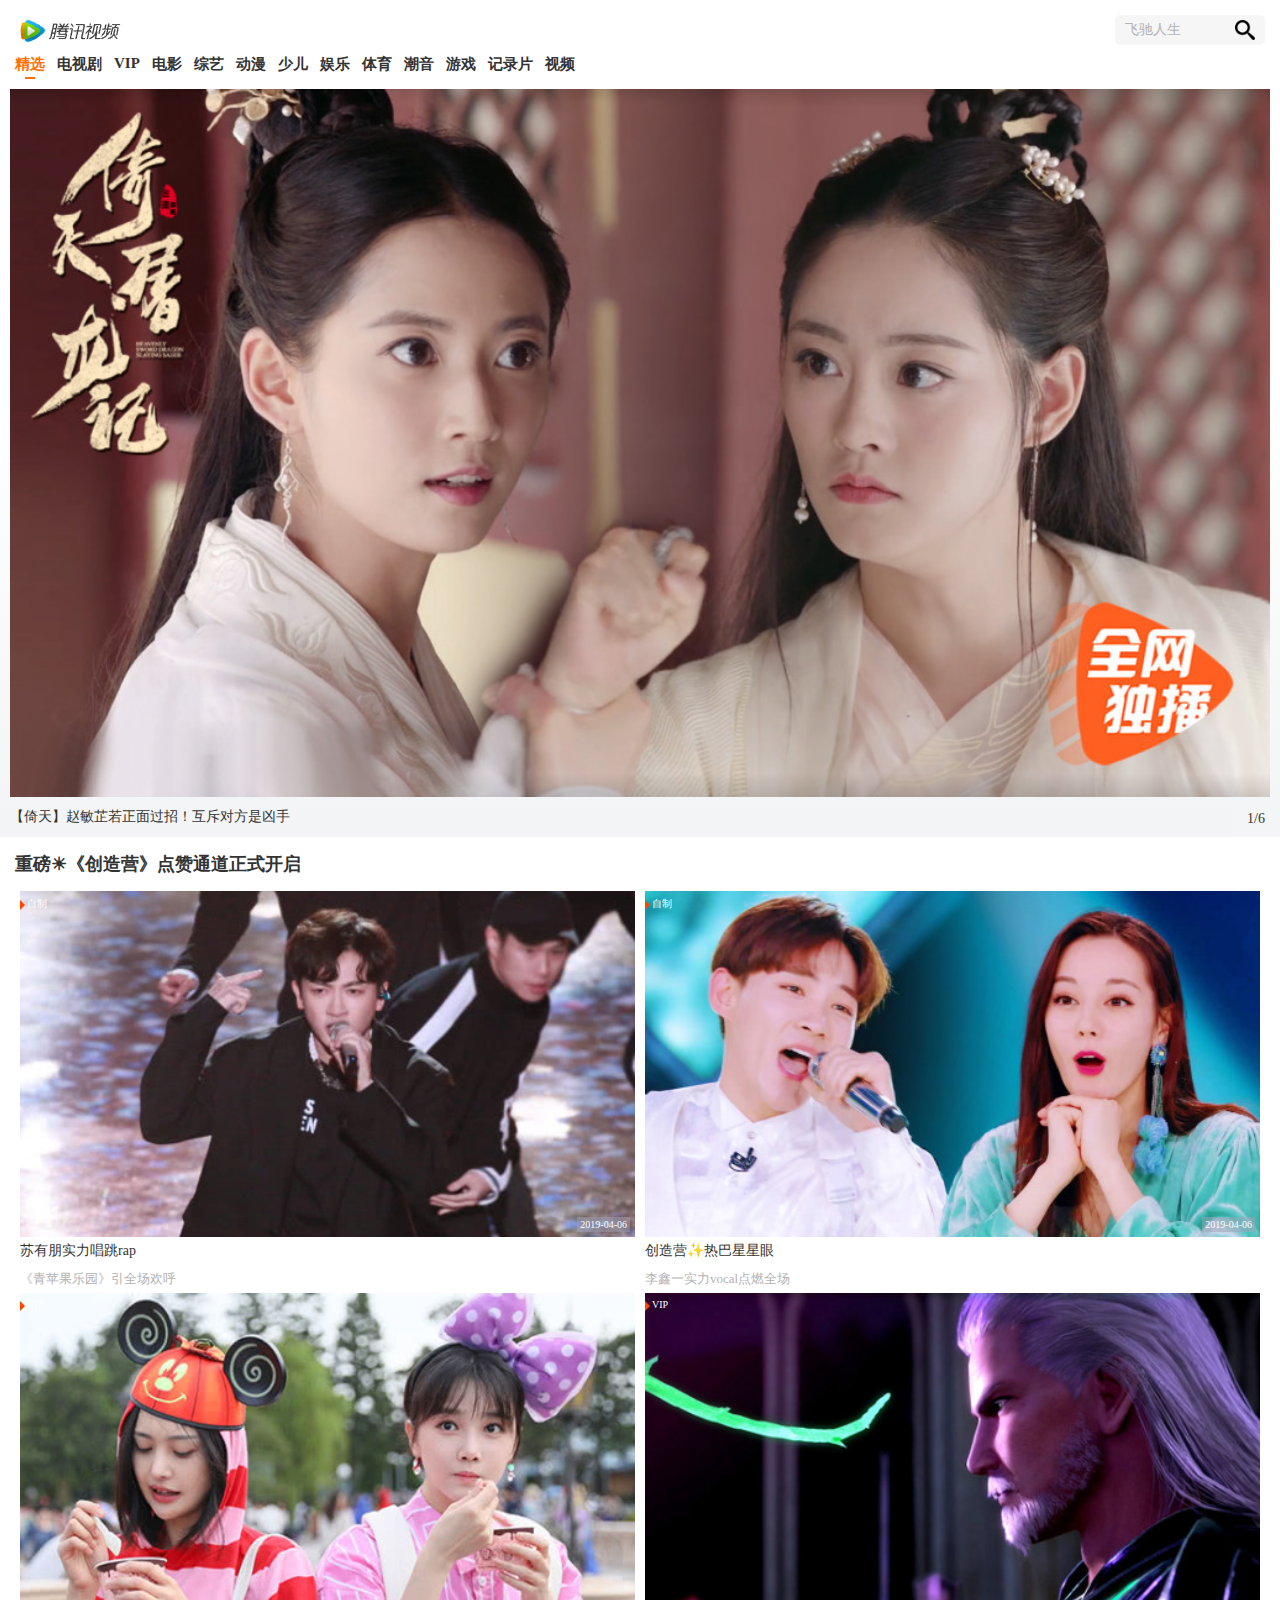
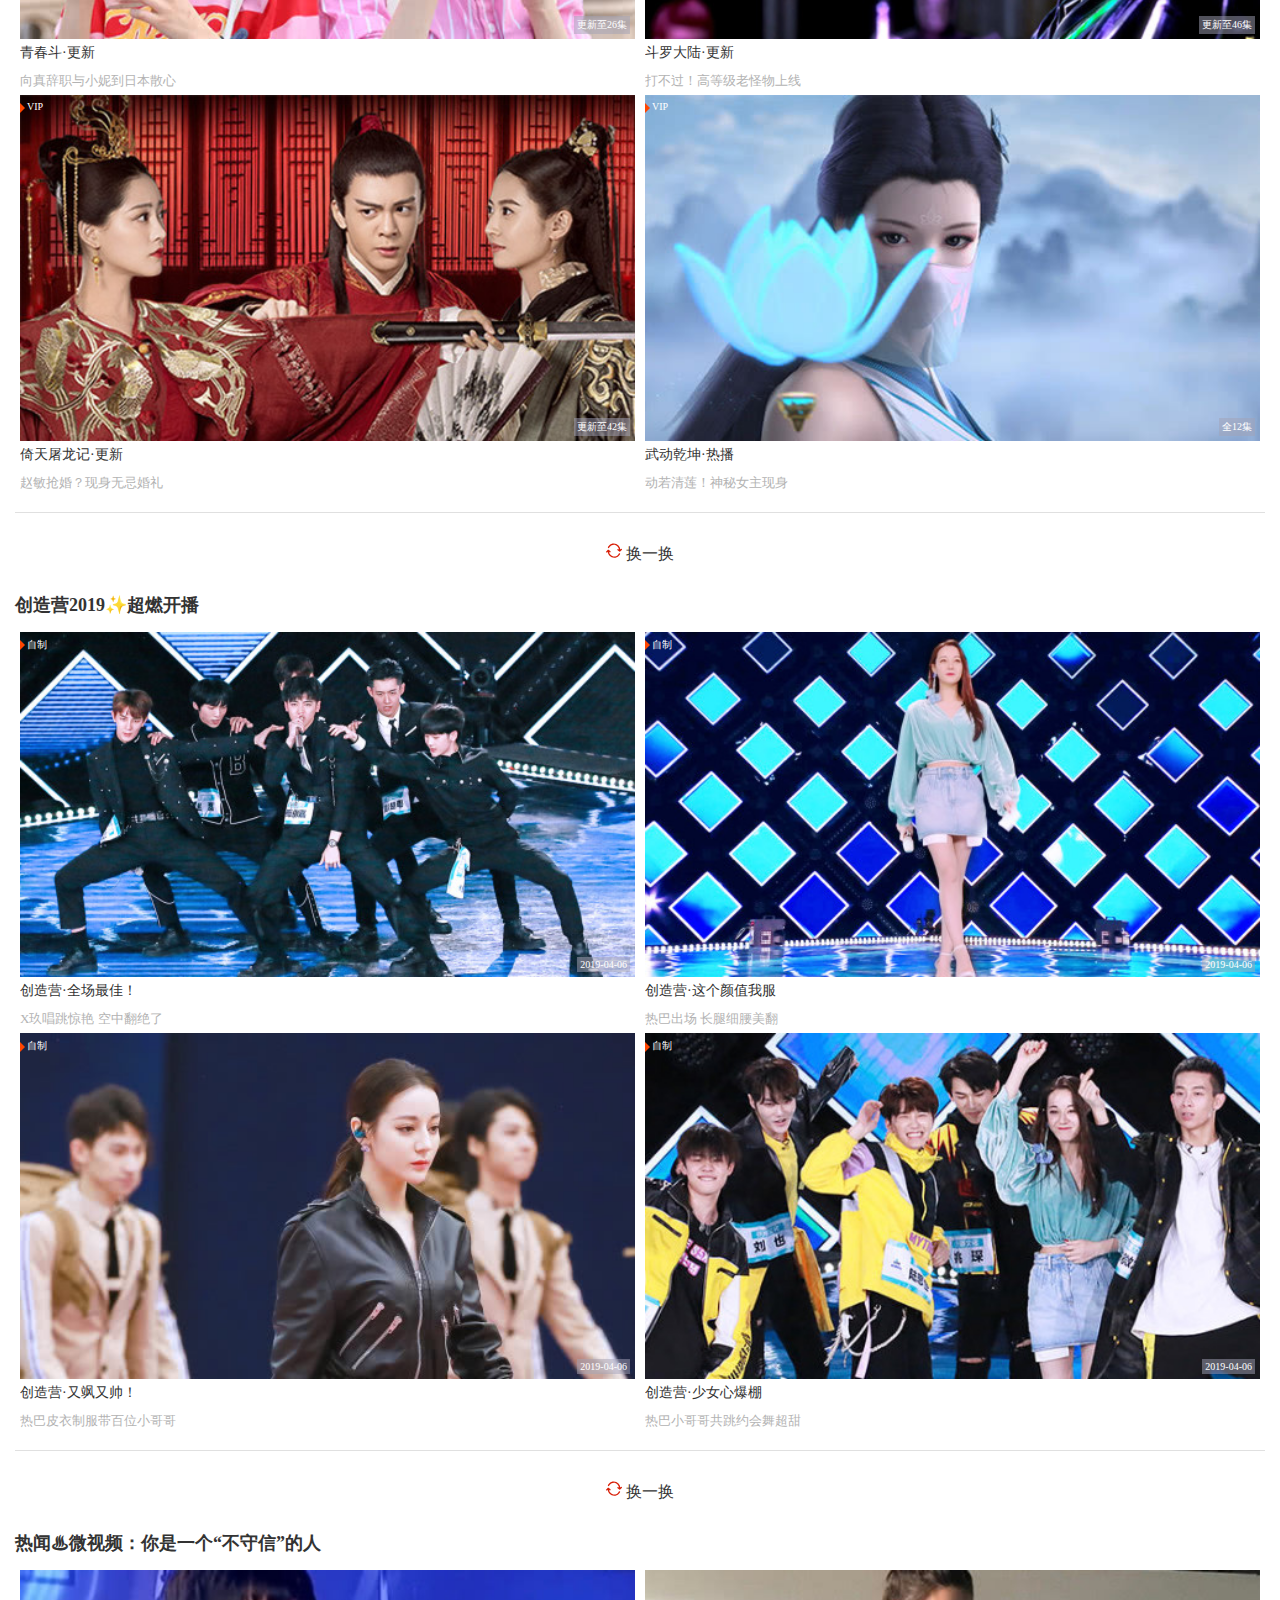
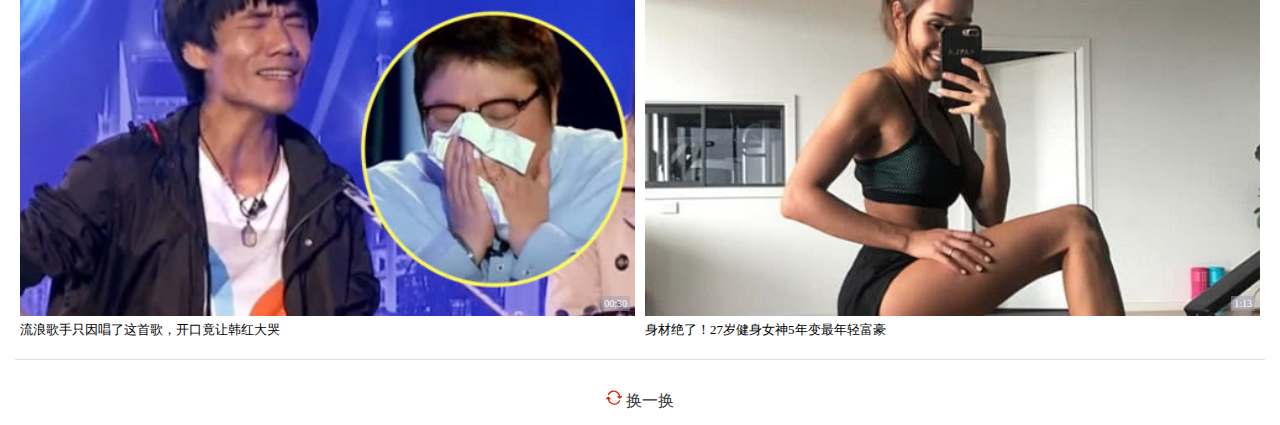
<file: index.html>
<!DOCTYPE html>
<html lang="en">
<head>
    <meta charset="UTF-8">
    <meta name="viewport" content="width=device-width, initial-scale=1.0,user-scalable=no">
    <meta http-equiv="X-UA-Compatible" content="ie=edge">
    <title>腾讯视频-中国领先的在线视频媒体平台,海量高清视频在线观看</title>
    <link rel="shortcut icon" href="favicon.ico" type="image/x-icon">
    <link rel="stylesheet" href="./css/reset.css">
    <link rel="stylesheet" href="./css/index.css">
</head>
<body>
    <div class="box">
        <header class="tx_header">
            <div class="clearfix">
                <div class="tx_header_title">
                <a href="javascript:;" class="logo"></a>
                </div>
                <a href="javascript" class="search">
                <span>飞驰人生</span>
                <i></i>
                </a>
            </div>
            <nav class="tx_header_nav">
                <ul class="clearfix">
                    <li>
                        <span>精选</span>
                        <i></i>
                    </li>
                    <li>
                        <span>电视剧</span>
                    </li>
                    <li>
                        <span><a href="./VIP.html">VIP</a></span>
                    </li>
                    <li>
                        <span>电影</span>
                    </li>
                    <li>
                        <span>综艺</span>
                    </li>
                    <li>
                        <span>动漫</span>
                    </li>
                    <li>
                        <span>少儿</span>
                    </li>
                    <li>
                        <span>娱乐</span>
                    </li>
                    <li>
                        <span>体育</span>
                    </li>
                    <li>
                        <span>潮音</span>
                    </li>
                    <li>
                        <span>游戏</span>
                    </li>
                    <li>
                        <span>记录片</span>
                    </li>
                    <li>
                        <span>视频</span>
                    </li>
                </ul>
            </nav>
        </header>
        <div class="banner">
            <ul class="clearfix">
                <li>
                    <img src="./images/b6.jpg" alt="">
                    <p>【斗罗大陆·更新】打不过！高等级老怪物上线</p>
                </li>
                <li>
                    <img src="./images/b1.jpg" alt="">
                    <p>【倚天】赵敏芷若正面过招！互斥对方是凶手</p>
                </li>
                <li>
                    <img src="./images/b2.jpg" alt="">
                    <p>【都挺好·爆款剧】姚晨倪大红演绎“奇葩”家庭</p>
                </li>
                <li>
                    <img src="./images/b3.jpg" alt="">
                    <p>【特勤精英之生死救援】张丹峰致敬“最美逆行者”</p>
                </li>
                <li>
                    <img src="./images/b4.jpg" alt="">
                    <p>【夜空星·更新】请郑柏旭杨真真快谈恋爱吧</p>
                </li>
                <li>
                    <img src="./images/b5.jpg" alt="">
                    <p>【创造营·首播】热巴小哥哥共舞 学员为郭富城打call</p>
                </li>
                <li>
                    <img src="./images/b6.jpg" alt="">
                    <p>【斗罗大陆·更新】打不过！高等级老怪物上线</p>
                </li>
                <li>
                    <img src="./images/b1.jpg" alt="">
                    <p>【倚天】赵敏芷若正面过招！互斥对方是凶手</p>
                </li>
            </ul>
            <div class="point">
                <span class="points">1</span><span>/6</span>
            </div>
        </div>
        <main>
            <div class="feeds_block">
                <h2 class="title">重磅☀《创造营》点赞通道正式开启</h2>
                <ul class="clearfix">
                    <li class="list">
                        <a href="javascript:;">
                            <s>自制</s>
                            <img src="./images/l1.jpg" alt="">
                            <span>2019-04-06</span>
                        </a>
                        <p>苏有朋实力唱跳rap</p>
                        <p>《青苹果乐园》引全场欢呼</p>
                    </li>
                    <li class="list">
                            <a href="javascript:;">
                                <s>自制</s>
                                <img src="./images/l2.jpg" alt="">
                                <span>2019-04-06</span>
                            </a>
                            <p>创造营✨热巴星星眼</p>
                            <p>李鑫一实力vocal点燃全场</p>
                        </li>
                    <li class="list">
                        <a href="javascript:;">
                            <s>VIP</s>
                            <img src="./images/l3.jpg" alt="">
                            <span>更新至26集</span>
                        </a>
                        <p>青春斗·更新</p>
                        <p>向真辞职与小妮到日本散心</p>
                    </li>
                    <li class="list">
                            <a href="javascript:;">
                                <s>VIP</s>
                                <img src="./images/l4.jpg" alt="">
                                <span>更新至46集</span>
                            </a>
                            <p>斗罗大陆·更新</p>
                            <p>打不过！高等级老怪物上线</p>
                    </li>
                    <li class="list">
                        <a href="javascript:;">
                            <s>VIP</s>
                            <img src="./images/l5.jpg" alt="">
                            <span>更新至42集</span>
                        </a>
                        <p>倚天屠龙记·更新</p>
                        <p>赵敏抢婚？现身无忌婚礼</p>
                    </li>
                    <li class="list">
                        <a href="javascript:;">
                            <s>VIP</s>
                            <img src="./images/l6.jpg" alt="">
                            <span>全12集</span>
                        </a>
                        <p>武动乾坤·热播</p>
                        <p>动若清莲！神秘女主现身</p>
                    </li>
                </ul>
                <div class="refresh">
                    <i></i>
                    <span>换一换</span>
                </div>
            </div>
            <div class="feeds_block">
                    <h2 class="title">创造营2019✨超燃开播</h2>
                    <ul class="clearfix">
                        <li class="list">
                            <a href="javascript:;">
                                <s>自制</s>
                                <img src="./images/q1.jpg" alt="">
                                <span>2019-04-06</span>
                            </a>
                            <p>创造营·全场最佳！</p>
                            <p>X玖唱跳惊艳 空中翻绝了</p>
                        </li>
                        <li class="list">
                                <a href="javascript:;">
                                    <s>自制</s>
                                    <img src="./images/q2.jpg" alt="">
                                    <span>2019-04-06</span>
                                </a>
                                <p>创造营·这个颜值我服</p>
                                <p>热巴出场 长腿细腰美翻</p>
                        </li>
                        <li class="list">
                                <a href="javascript:;">
                                    <s>自制</s>
                                    <img src="./images/q3.jpg" alt="">
                                    <span>2019-04-06</span>
                                </a>
                                <p>创造营·又飒又帅！</p>
                                <p>热巴皮衣制服带百位小哥哥</p>
                        </li>
                        <li class="list">
                                <a href="javascript:;">
                                    <s>自制</s>
                                    <img src="./images/q4.jpg" alt="">
                                    <span>2019-04-06</span>
                                </a>
                                <p>创造营·少女心爆棚</p>
                                <p>热巴小哥哥共跳约会舞超甜</p>
                        </li>
                    </ul>
                    <div class="refresh">
                        <i></i>
                        <span>换一换</span>
                    </div>
                </div>
            <div class="feeds_block">
                <h2 class="title">热闻♨微视频：你是一个“不守信”的人</h2>
                <ul class="clearfix">
                    <li class="list">
                        <a href="javascript:;">
    
                            <img src="./images/s1.jpg" alt="">
                            <span>00:30</span>
                        </a>
                        <p style="color:black;">流浪歌手只因唱了这首歌，开口竟让韩红大哭</p>
                    </li>
                    <li class="list">
                            <a href="javascript:;">
                                
                                <img src="./images/s2.jpg" alt="">
                                <span>1:13</span>
                            </a>
                            <p style="color:black;">身材绝了！27岁健身女神5年变最年轻富豪</p>
    
                    </li>
                </ul>
                <div class="refresh">
                    <i></i>
                    <span>换一换</span>
                </div>
            </div>
       
        </main>
    </div>
    <script src="./js/common.js"></script>
    <script src="./js/index.js"></script>
</body>
</html>
</file>
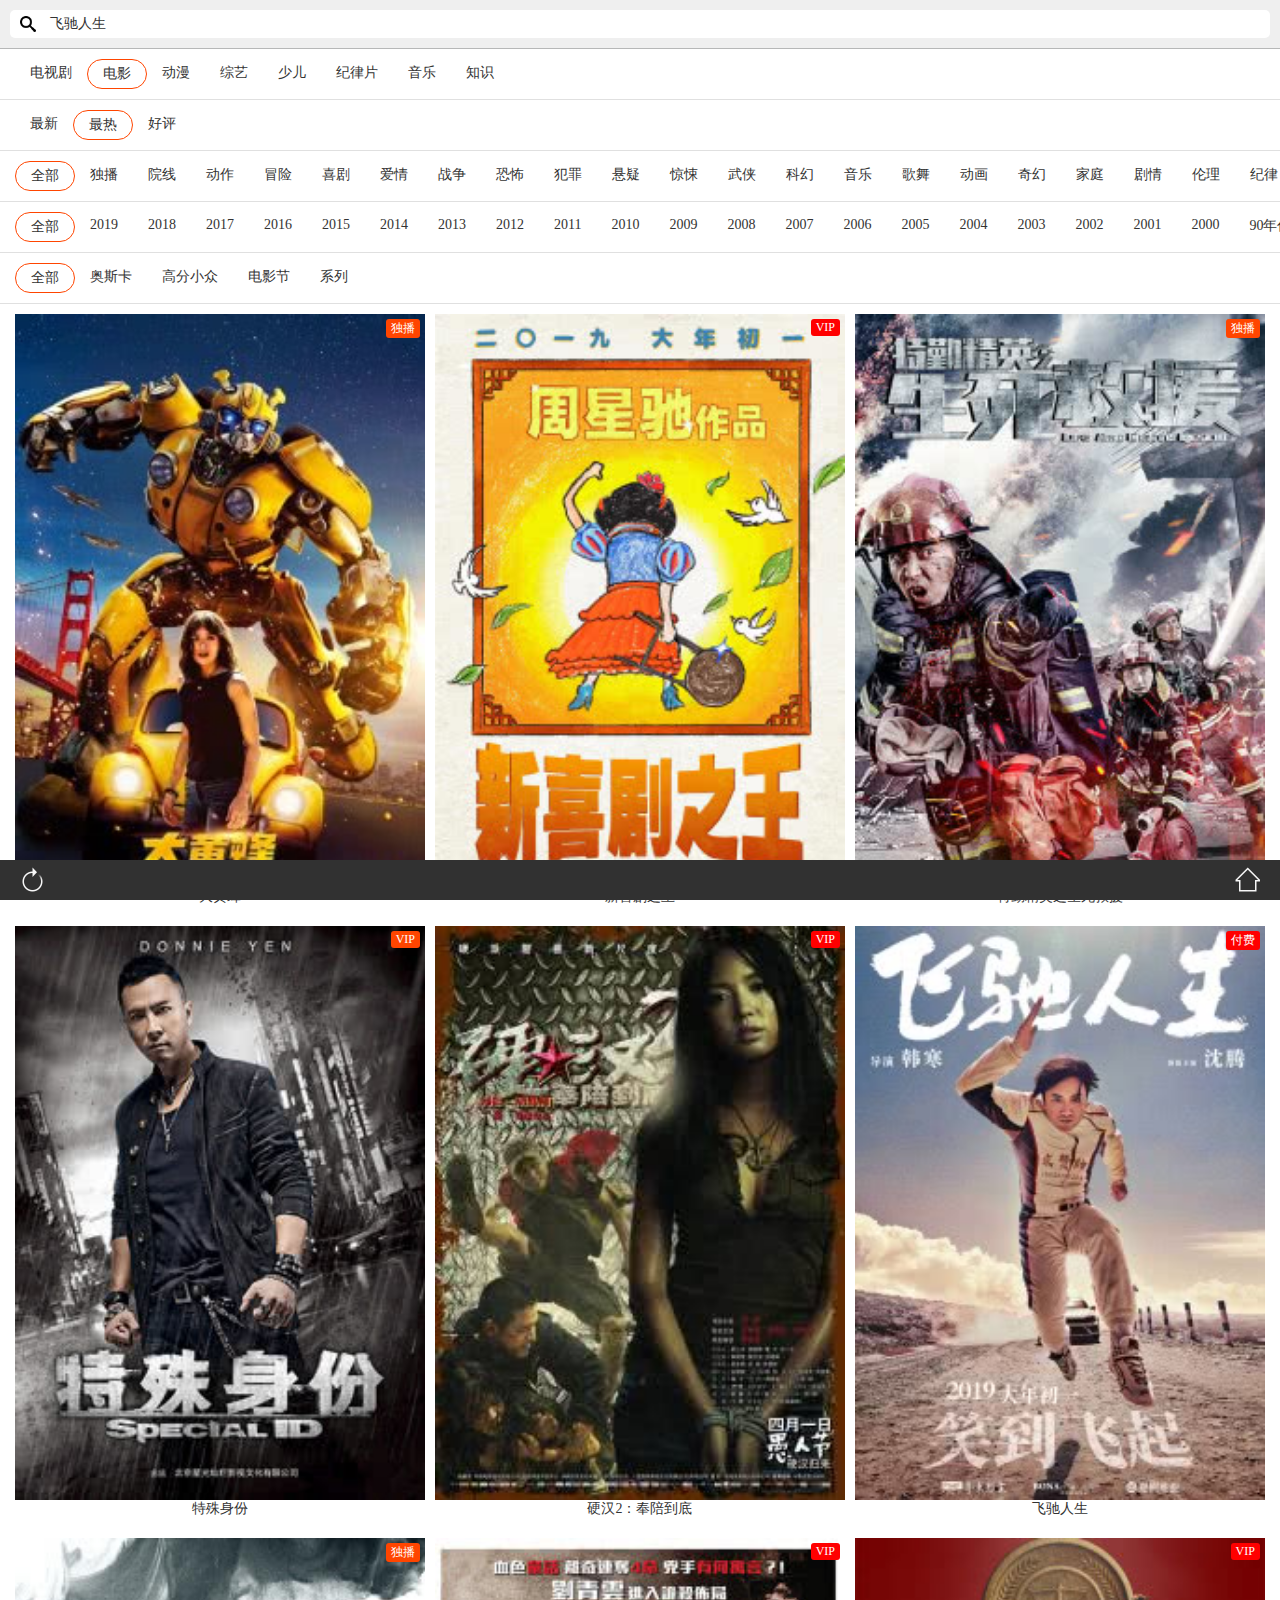
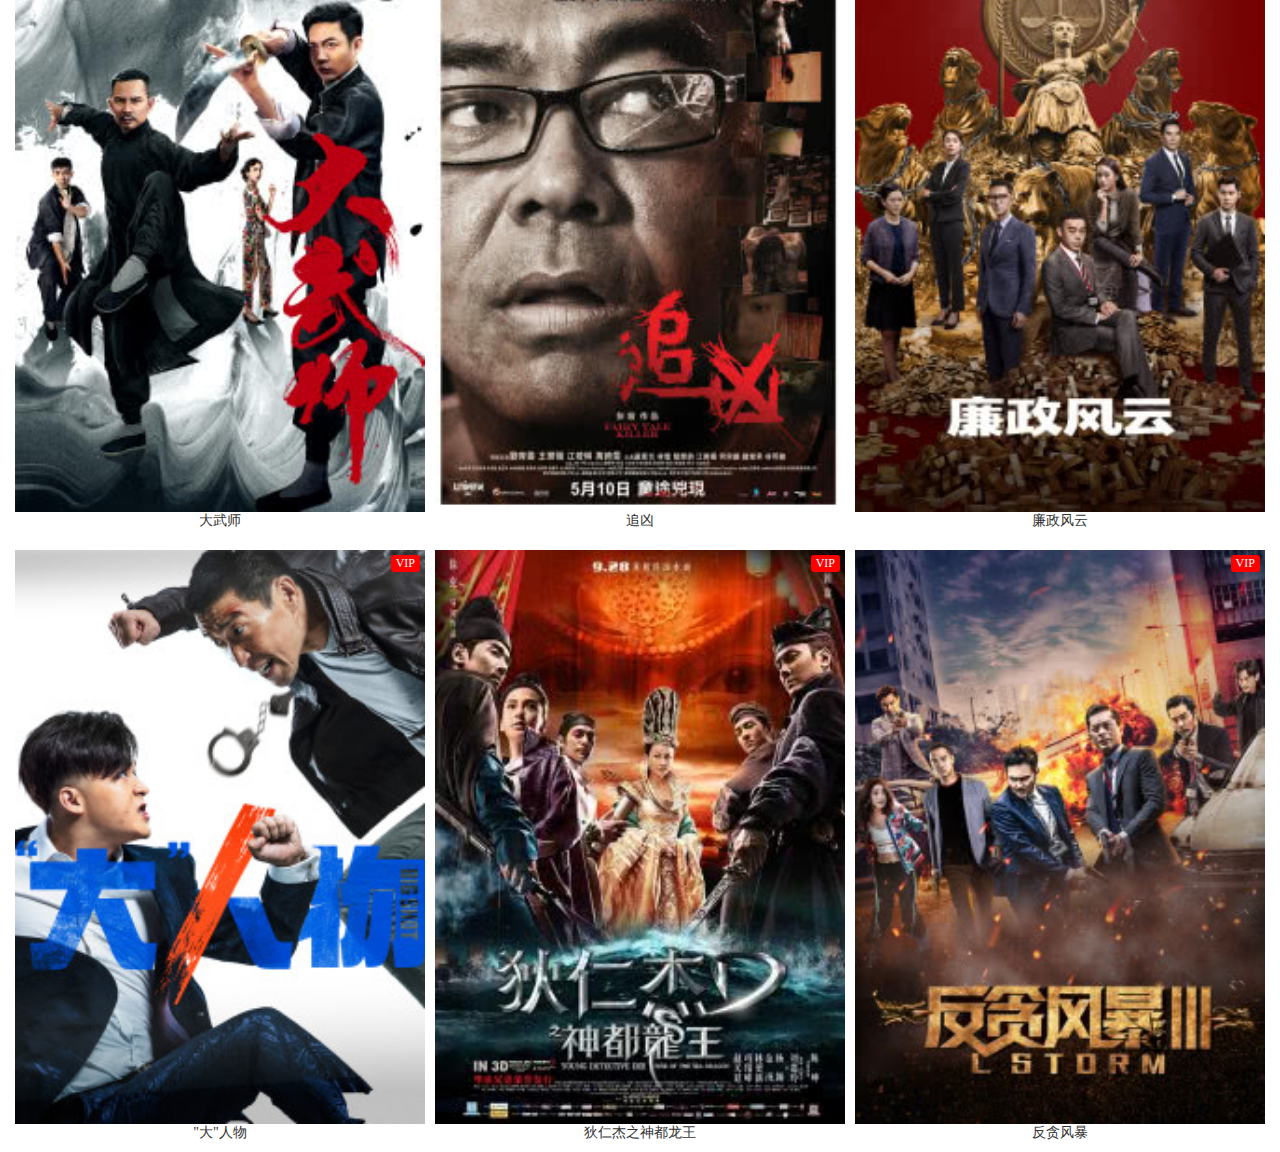
<file: VIP.html>
<!DOCTYPE html>
<html lang="en">
<head>
    <meta charset="UTF-8">
    <meta name="viewport" content="width=device-width, initial-scale=1.0,user-scalable=no">
    <meta http-equiv="X-UA-Compatible" content="ie=edge">
    <title>VIP大片-腾讯视频VIP会员-腾讯视频</title>
    <link rel="shortcut icon" href="favicon.ico" type="image/x-icon">
    <link rel="stylesheet" href="./css/reset.css">
    <link rel="stylesheet" href="./css/VIP.css">
</head>
<body>
    <div class="box">
        <header class="vip_header">
            <div class="search">
                <i></i>
                <span>飞驰人生</span>
            </div>
        </header>
        <div id="new">
            <span class="text">电影</span>
            <span class="dot"></span>
            <span class="text">最热</span>
        </div>
        <nav>
            <div class="slide-show">
                <ul>
                    <li>
                        <a href="javascript:;">电视剧</a>
                    </li>
                    <li class="now">
                        <a href="javascript:;">电影</a>
                    </li>
                    <li>
                        <a href="javascript:;">动漫</a>
                    </li>
                    <li>
                        <a href="javascript:;">综艺</a>
                    </li>
                    <li>
                        <a href="javascript:;">少儿</a>
                    </li>
                    <li>
                        <a href="javascript:;">纪律片</a>
                    </li>
                    <li>
                        <a href="javascript:;">音乐</a>
                    </li>
                    <li>
                        <a href="javascript:;">知识</a>
                    </li>
                    <li></li>
                </ul>
                <ul class="new">
                    <li>
                        <a href="javascript:;">最新</a>
                    </li>
                    <li class="now">
                        <a href="javascript:;">最热</a>
                    </li>
                    <li>
                        <a href="javascript:;">好评</a>
                    </li>
                    <li></li>
                </ul>
                <ul >
                    <li class="now">
                        <a href="javascript:;">全部</a>
                    </li>
                    <li >
                        <a href="javascript:;">独播</a>
                    </li>
                    <li>
                        <a href="javascript:;">院线</a>
                    </li>
                    <li>
                        <a href="javascript:;">动作</a>
                    </li>
                    <li>
                        <a href="javascript:;">冒险</a>
                    </li>
                    <li>
                        <a href="javascript:;">喜剧</a>
                    </li>
                    <li>
                        <a href="javascript:;">爱情</a>
                    </li>
                    <li>
                        <a href="javascript:;">战争</a>
                    </li>
                    <li>
                        <a href="javascript:;">恐怖</a>
                    </li>
                    <li>
                        <a href="javascript:;">犯罪</a>
                    </li>
                    <li>
                        <a href="javascript:;">悬疑</a>
                    </li>
                    <li>
                        <a href="javascript:;">惊悚</a>
                    </li>
                    <li>
                        <a href="javascript:;">武侠</a>
                    </li>
                    <li>
                        <a href="javascript:;">科幻</a>
                    </li>
                    <li>
                        <a href="javascript:;">音乐</a>
                    </li>
                    <li>
                        <a href="javascript:;">歌舞</a>
                    </li>
                    <li>
                        <a href="javascript:;">动画</a>
                    </li>
                    <li>
                        <a href="javascript:;">奇幻</a>
                    </li>
                    <li>
                        <a href="javascript:;">家庭</a>
                    </li>
                    <li>
                        <a href="javascript:;">剧情</a>
                    </li>
                    <li>
                        <a href="javascript:;">伦理</a>
                    </li>
                    <li>
                        <a href="javascript:;">纪律</a>
                    </li>
                    <li>
                        <a href="javascript:;">历史</a>
                    </li>
                    <li>
                        <a href="javascript:;">传记</a>
                    </li>
                    <li></li>
                </ul>
                <ul>
                    <li class="now">
                        <a href="javascript:;">全部</a>
                    </li>
                    <li >
                        <a href="javascript:;">2019</a>
                    </li>
                    <li>
                        <a href="javascript:;">2018</a>
                    </li>
                    <li>
                        <a href="javascript:;">2017</a>
                    </li>
                    <li>
                        <a href="javascript:;">2016</a>
                    </li>
                    <li>
                        <a href="javascript:;">2015</a>
                    </li>
                    <li>
                        <a href="javascript:;">2014</a>
                    </li>
                    <li>
                        <a href="javascript:;">2013</a>
                    </li>
                    <li>
                        <a href="javascript:;">2012</a>
                    </li>
                    <li>
                        <a href="javascript:;">2011</a>
                    </li>
                    <li>
                        <a href="javascript:;">2010</a>
                    </li>
                    <li>
                        <a href="javascript:;">2009</a>
                    </li>
                    <li>
                        <a href="javascript:;">2008</a>
                    </li>
                    <li>
                        <a href="javascript:;">2007</a>
                    </li>
                    <li>
                        <a href="javascript:;">2006</a>
                    </li>
                    <li>
                        <a href="javascript:;">2005</a>
                    </li>
                    <li>
                        <a href="javascript:;">2004</a>
                    </li>
                    <li>
                        <a href="javascript:;">2003</a>
                    </li>
                    <li>
                        <a href="javascript:;">2002</a>
                    </li>
                    <li>
                        <a href="javascript:;">2001</a>
                    </li>
                    <li>
                        <a href="javascript:;">2000</a>
                    </li>
                    <li>
                        <a href="javascript:;">90年代</a>
                    </li>
                    <li>
                        <a href="javascript:;">80年代</a>
                    </li>
                    <li>
                        <a href="javascript:;">其他</a>
                    </li>
                    <li></li>
                </ul>
                <ul>
                    <li class="now">
                        <a href="javascript:;">全部</a>
                    </li>
                    <li >
                        <a href="javascript:;">奥斯卡</a>
                    </li>
                    <li>
                        <a href="javascript:;">高分小众</a>
                    </li>
                    <li>
                        <a href="javascript:;">电影节</a>
                    </li>
                    <li>
                        <a href="javascript:;">系列</a>
                    </li>
                    <li></li>
                </ul>
            </div>
        </nav>
        <main>
            <div class="movies">             
                <ul class="clearfix">
                    <li>
                        <a href="javascript:;">
                            <span class="only">独播</span>
                            <img src="./images/i1.jpg" alt="">
                            <p>大黄蜂</p>
                        </a>
                    </li>
                    <li>
                        <a href="javascript:;">
                            <span class="vip">VIP</span>
                            <img src="./images/i2.jpg" alt="">
                            <p>新喜剧之王</p>
                        </a>
                    </li>
                    <li>
                        <a href="javascript:;">
                            <span class="only">独播</span>
                            <img src="./images/i3.jpg" alt="">
                            <p>特勤精英之生死救援</p>
                        </a>
                    </li>
                </ul>
                <ul class="clearfix">
                    <li>
                        <a href="javascript:;">
                            <span class="only">VIP</span>
                            <img src="./images/i4.jpg" alt="">
                            <p>特殊身份</p>
                        </a>
                    </li>
                    <li>
                        <a href="javascript:;">
                            <span class="vip">VIP</span>
                            <img src="./images/i5.jpg" alt="">
                            <p>硬汉2：奉陪到底</p>
                        </a>
                    </li>
                    <li>
                        <a href="javascript:;">
                            <span class="vip">付费</span>
                            <img src="./images/i6.jpg" alt="">
                            <p>飞驰人生</p>
                        </a>
                    </li>
                </ul>
                <ul class="clearfix">
                    <li>
                        <a href="javascript:;">
                            <span class="only">独播</span>
                            <img src="./images/i7.jpg" alt="">
                            <p>大武师</p>
                        </a>
                    </li>
                    <li>
                        <a href="javascript:;">
                            <span class="vip">VIP</span>
                            <img src="./images/i8.jpg" alt="">
                            <p>追凶</p>
                        </a>
                    </li>
                    <li>
                        <a href="javascript:;">
                            <span class="vip">VIP</span>
                            <img src="./images/i9.jpg" alt="">
                            <p>廉政风云</p>
                        </a>
                    </li>
                </ul>
                <ul class="clearfix">
                    <li>
                        <a href="javascript:;">
                            <span class="vip">VIP</span>
                            <img src="./images/i10.jpg" alt="">
                            <p>"大"人物</p>
                        </a>
                    </li>
                    <li>
                        <a href="javascript:;">
                            <span class="vip">VIP</span>
                            <img src="./images/i11.jpg" alt="">
                            <p>狄仁杰之神都龙王</p>
                        </a>
                    </li>
                    <li>
                        <a href="javascript:;">
                            <span class="vip">VIP</span>
                            <img src="./images/i12.jpg" alt="">
                            <p>反贪风暴</p>
                        </a>
                    </li>
                </ul>
            </div>
        </main>
    </div>
    <div class="loading"></div>
    <div class="footer">
        <a href="./VIP.html"></a>
        <a href="./user.html"></a>
    </div>
    <script src="./js/vip.js"></script>
</body>
</html>
</file>
<file: css/index.css>
.box{
    width: 100%;
    overflow: hidden;
}

.tx_header{
    width: 100%;
    padding: 15px;
}

.tx_header_title{
    float: left;
}
.tx_header_title .logo{
    display: block;
    width: 110px;
    height: 30px;
    background: url('../images/logo.png') no-repeat;
}

.tx_header .search{
    position: relative;
    float: right;
    width: 150px;
    height: 30px;
    background-color: #f6f6f7;
    border-radius: 5px;
    line-height: 30px;
    padding-left: 10px;
}
.tx_header .search span{
    max-width: 110px;
    color: #b3b3b3;
}

.tx_header .search i{
    position: absolute;
    top: 5px;
    right: 10px;;
    display: block;
    width: 20px;
    height: 20px;
    background: url('../images/search.png');
    background-size: 20px 20px;
}
.tx_header_nav{
    margin-top: 10px;
    font-size: 15px;
    font-weight: bold;
}
.tx_header_nav ul{
    width: 200%;
    /* box-sizing: content-box; */
}
.tx_header_nav li{
    position: relative;
    float: left;
    margin-right: 12px;
}
.tx_header_nav li:first-child{
    color: #ff7000;
}
.tx_header_nav li:first-child i{
    position: absolute;
    bottom: -5px;
    left: 50%;
    margin-left: -5px;
    display:block;
    width: 10px;
    height: 2px;
    background-color: #ff7000;
}
.tx_header_nav li:last-child{
    margin-right: 0;
}

.banner{
    position: relative;
    width: 100%;
    background-image: -webkit-linear-gradient(90deg, #f2f4f5 0%, #fff 59%)
}
.banner ul{
    width: 800%;
    transform: translateX(-12.5%);
    -webkit-transform:translateX(-12.5%);
}
.banner li{
    float: left;
    width: 12.5%;
    padding: 0 10px;
}
.banner p{
    font-size: 14px;
    line-height: 40px;
    max-width: 310px;
    height: 40px;
    overflow: hidden;
    text-overflow: ellipsis;
    white-space: nowrap;
}
.banner img{
    width: 100%;
}
.point{
    position: absolute;
    padding: 10px 15px;
    bottom: 0;
    right: 0;
    background:rgb(243, 245, 246);
}

.feeds_block{
    width: 100%;
    padding:15px;
    background: white;
}
.feeds_block h2{
    font-size: 18px;
    padding-bottom: 15px;
}
.feeds_block ul{
    width: 100%;
    padding-bottom: 15px;
    border-bottom: 1px solid #e0e0e0;
}
.feeds_block ul li{
    width: 50%;
    float: left;
    padding: 0 5px;
}
.feeds_block ul li a{
    display: block;
    width: 100%;
    position: relative;
}
.feeds_block ul li a s::before{
    content: "";
    width:0;
    height: 0;
    border: 5px solid orangered;
    border-color: transparent transparent transparent orangered;
    position: absolute;
    left: 0;
    top: 2.5px;
}
.feeds_block ul li a s{
    display: block;
    position: absolute;
    top: 6px;
    left: 0;
    padding-left: 7px;
    font-size: 10px;
    color: white;
    text-decoration: none;
}
.feeds_block ul li p{
    width: 100%;
    overflow: hidden;
    text-overflow: ellipsis;
    white-space: nowrap;
}
.feeds_block ul li a span{
    position: absolute;
    bottom: 5px;
    right: 5px;
    color: white;
    padding: 2px 3px;
    font-size: 10px;
    background-color: rgba(162,162,182,0.5);
}
.feeds_block ul li img{
    width: 100%;
    margin: 0 auto;
}
.feeds_block ul li p{
    padding: 5px 0;
}
.feeds_block ul li p:last-child{
    font-size: 13px;
    color: #b3b3b3;
}
.refresh{
    margin-top: 30px;
    text-align: center;
}
.refresh i{
    display: inline-block;
    width: 16px;
    height: 16px;
    background: url('../images/refresh.png');
}
.refresh span{
    font-size: 16px;
    line-height: 16px;
}
</file>
<file: css/VIP.css>
.box{
    width: 100%;
    overflow: hidden;
}

.vip_header{
    width: 100%;
}
.vip_header .search{
    position: relative;
    padding: 10px;
    background-color:#EFEFEF;
    border-bottom: 1px solid #b6b7b7;
}
.vip_header .search span{
    display: block;
    width: 100%;
    padding: 5px 0 5px 40px;
    border-radius: 5px;
    background-color: white;
}
.vip_header .search i{
    position: absolute;
    top: 50%;
    left: 20px;
    margin-top: -8px;
    display: block;
    width: 16px;
    height: 16px;
    background: url('../images/search.png');
    background-size: 16px 16px;
}

#new{
    position: fixed;
    display: none;
    top: 0;
    left: 0;
    width: 100%;
    height: 50px;
    line-height: 50px;
    text-align: center;
    background-color: rgba(255, 255, 255, 0.9);
    z-index: 99;
}
#new .dot{
    display: inline-block;
    vertical-align: 4px;
    width: 2px;
    height: 2px;
    background: black;
    border-radius: 50%;
}
nav{
    width: 100%;
}
.slide-show{
    width: 100%;
    overflow: hidden;
}
.slide-show ul{
    overflow: auto;
    display: -webkit-box;
    /* padding: 0 15px; */
    padding:10px 15px;
    border-bottom: 1px solid #e0e0e0;
}
.slide-show li{
    font-size: 14px;
    padding: 5px 15px;
}
.slide-show li:last-child{
    padding: 0 7.5px;
}
.now{
    border: 1px solid orangered;
    color: orangered;
    border-radius: 20px;
}

.movies{
    width: 100%;
}
.movies ul{
    padding: 10px;
    width: 100%;
}
.movies li{
    float: left;
    width: 33.3333%;
    padding: 0 5px;
}
.movies li a{
    position: relative;
    display: block;
    width: 100%;
    text-align: center;
    font-size: 14px;
}
.movies li a span{
    position: absolute;
    display: block;
    padding: 1px 5px;
    color: white;
    right: 5px;
    top: 5px;
    font-size: 12px;
    border-radius: 3px;
}
.movies li a span.vip{
    background-color: red;
}
.movies li a span.only{
    background-color: orangered;
}
.movies li a img{
    width: 100%;
}

.loading{
    position: fixed;
    z-index: 0;
    display: none;
    top: 0;
    left: 0;
    width: 100%;
    height: 100%;
    background: url('../images/loading.png') no-repeat center center;
    background-color: rgba(0, 0, 0, 0.6);
}

@keyframes movies{
    0%{  
    }

    50%{
        opacity: 1;
    }

    100%{
        opacity: 0;
    }

}


.footer{
    width: 100%;
    height: 40px;
    padding: 0 20px;
    position: fixed;
    bottom: 0;
    left: 0;
    background-color: rgb(49, 49, 49);
}
.footer a{
    display: block;
    width: 25px;
    margin-top: 7px;
    height: 26px;
    background: url('../images/user_btn.png')no-repeat;
    background-size: 100px 26px;
}
.footer a:first-child{
    float: left;
    background-position: -50px 0; 
}
.footer a:last-child{
    float: right;
    background-position: -75px 0; 
}
</file>
